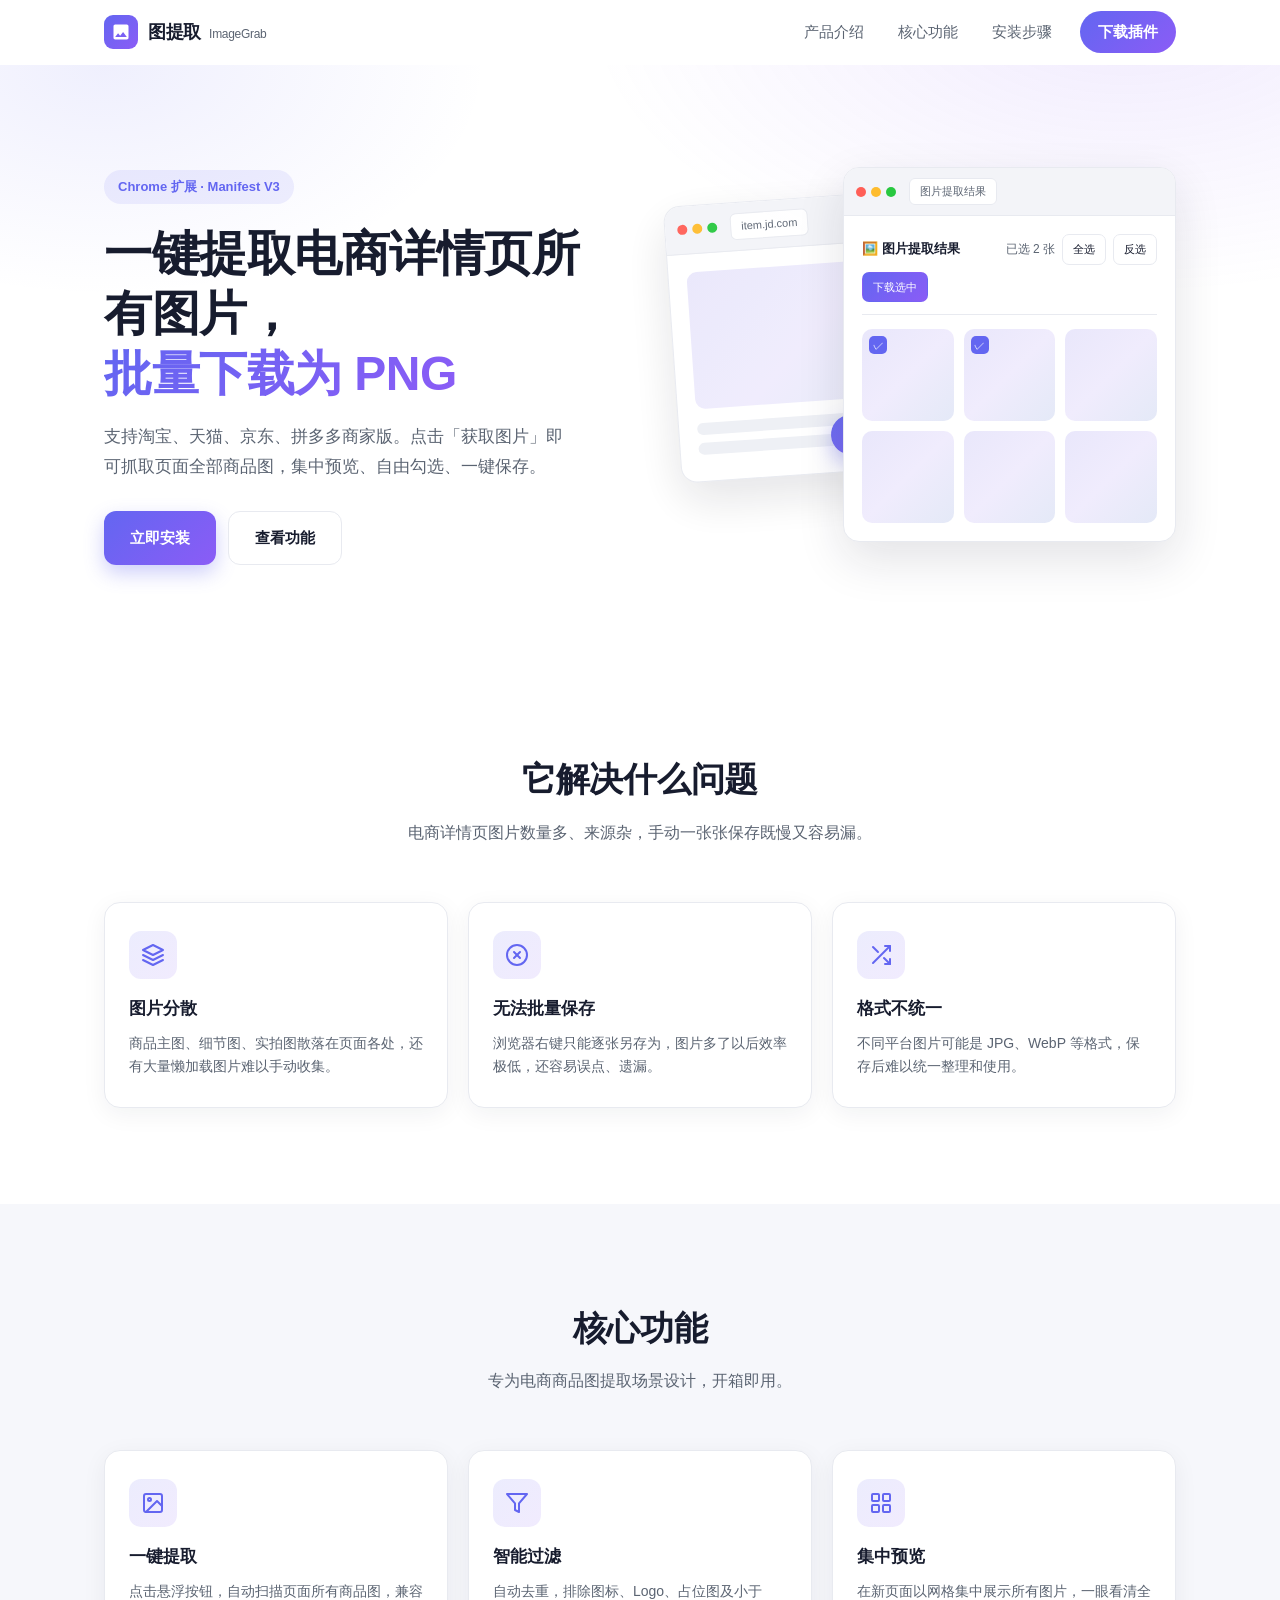
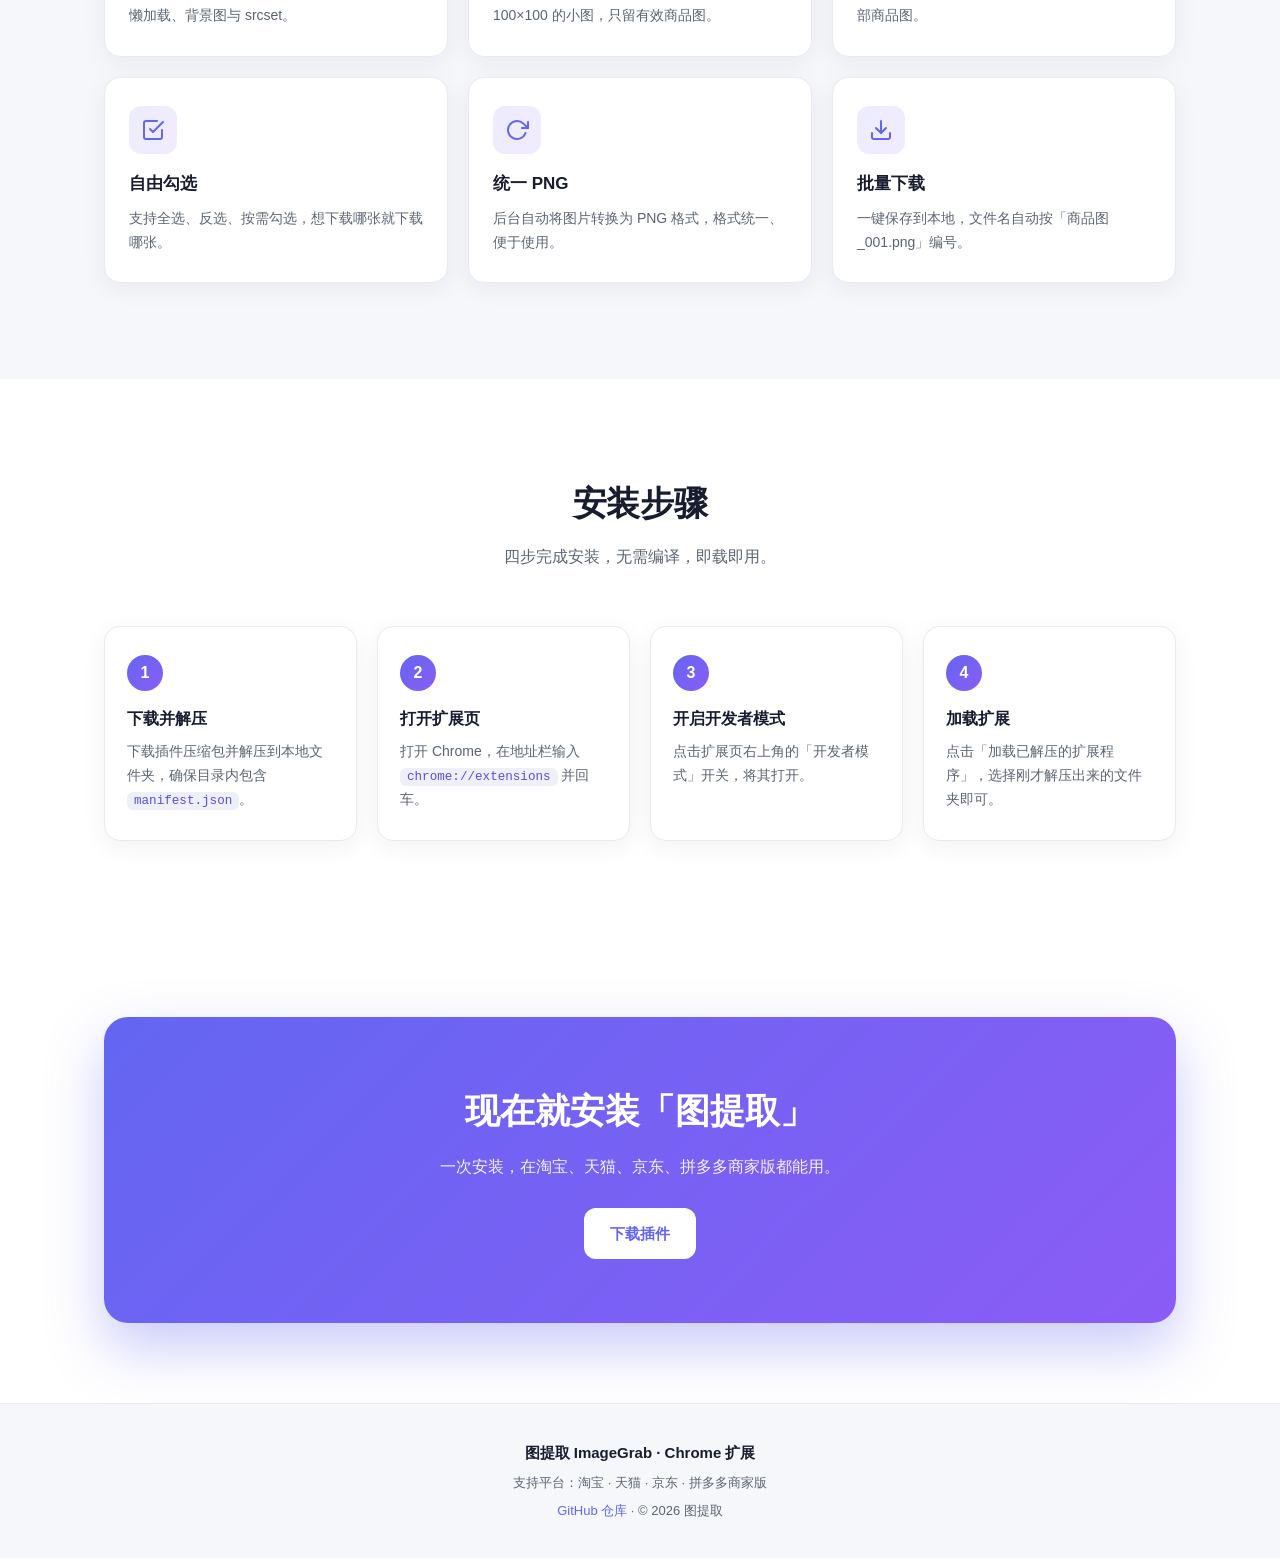
<file: docs/index.html>
<!DOCTYPE html>
<html lang="zh-CN">
<head>
  <meta charset="UTF-8">
  <meta name="viewport" content="width=device-width, initial-scale=1.0">
  <title>图提取 ImageGrab - 电商图片提取下载插件</title>
  <meta name="description" content="图提取（ImageGrab）是一款 Chrome 浏览器扩展，在淘宝、天猫、京东、拼多多商家版商品详情页一键抓取全部商品图片，集中预览勾选后批量下载为 PNG。">
  <link rel="stylesheet" href="css/style.css">
</head>
<body>

  <!-- ===================== 顶部导航栏 ===================== -->
  <header class="navbar" id="navbar">
    <div class="container nav-inner">
      <!-- Logo -->
      <a class="brand" href="#hero" aria-label="回到顶部">
        <span class="brand-icon" aria-hidden="true">
          <svg viewBox="0 0 24 24">
            <path d="M21 19V5c0-1.1-.9-2-2-2H5c-1.1 0-2 .9-2 2v14c0 1.1.9 2 2 2h14c1.1 0 2-.9 2-2zM8.5 13.5l2.5 3.01L14.5 12l4.5 6H5l3.5-4.5z"/>
          </svg>
        </span>
        <span class="brand-text">图提取<em>ImageGrab</em></span>
      </a>

      <!-- 锚点导航 -->
      <nav class="nav" id="nav" aria-label="主导航">
        <a href="#intro" class="nav-link">产品介绍</a>
        <a href="#features" class="nav-link">核心功能</a>
        <a href="#install" class="nav-link">安装步骤</a>
        <a href="#download" class="nav-link nav-cta">下载插件</a>
      </nav>

      <!-- 移动端汉堡菜单按钮 -->
      <button class="nav-toggle" id="navToggle" aria-label="打开菜单" aria-expanded="false" aria-controls="nav">
        <span></span><span></span><span></span>
      </button>
    </div>
  </header>

  <main>
    <!-- ===================== Hero 首屏区 ===================== -->
    <section class="hero" id="hero">
      <div class="container hero-inner">
        <div class="hero-text reveal">
          <span class="hero-tag">Chrome 扩展 · Manifest V3</span>
          <h1>一键提取电商详情页所有图片，<br><span class="grad">批量下载为 PNG</span></h1>
          <p class="hero-sub">支持淘宝、天猫、京东、拼多多商家版。点击「获取图片」即可抓取页面全部商品图，集中预览、自由勾选、一键保存。</p>
          <div class="hero-actions">
            <a class="btn btn-primary" href="#install">立即安装</a>
            <a class="btn btn-ghost" href="#features">查看功能</a>
          </div>
        </div>

        <!-- 插件界面示意图（纯 CSS 绘制） -->
        <div class="hero-visual reveal" aria-hidden="true">
          <!-- 详情页 + 悬浮按钮 -->
          <div class="mock mock-detail">
            <div class="mock-bar"><i></i><i></i><i></i><span>item.jd.com</span></div>
            <div class="mock-body detail-body">
              <div class="md-img"></div>
              <div class="md-line"></div>
              <div class="md-line short"></div>
              <button class="float-btn" type="button">
                <svg viewBox="0 0 24 24">
                  <path d="M21 19V5c0-1.1-.9-2-2-2H5c-1.1 0-2 .9-2 2v14c0 1.1.9 2 2 2h14c1.1 0 2-.9 2-2zM8.5 13.5l2.5 3.01L14.5 12l4.5 6H5l3.5-4.5z"/>
                </svg>
                <span>获取图片</span>
              </button>
            </div>
          </div>

          <!-- 图片画廊界面 -->
          <div class="mock mock-gallery">
            <div class="mock-bar"><i></i><i></i><i></i><span>图片提取结果</span></div>
            <div class="mock-body gallery-body">
              <div class="g-toolbar">
                <span class="g-title">🖼️ 图片提取结果</span>
                <span class="g-count">已选 2 张</span>
                <span class="g-btn">全选</span>
                <span class="g-btn">反选</span>
                <span class="g-btn g-primary">下载选中</span>
              </div>
              <div class="g-grid">
                <div class="g-tile on"><span class="tick">✓</span></div>
                <div class="g-tile on"><span class="tick">✓</span></div>
                <div class="g-tile"></div>
                <div class="g-tile"></div>
                <div class="g-tile"></div>
                <div class="g-tile"></div>
              </div>
            </div>
          </div>
        </div>
      </div>
    </section>

    <!-- ===================== 产品介绍区 ===================== -->
    <section class="section" id="intro">
      <div class="container">
        <div class="section-head reveal">
          <h2>它解决什么问题</h2>
          <p class="section-sub">电商详情页图片数量多、来源杂，手动一张张保存既慢又容易漏。</p>
        </div>
        <div class="intro-grid">
          <div class="card pain-card reveal">
            <div class="icon-chip">
              <svg class="ico" viewBox="0 0 24 24" fill="none" stroke="currentColor" stroke-width="2" stroke-linecap="round" stroke-linejoin="round">
                <path d="M12 2 2 7l10 5 10-5-10-5z"/><path d="m2 17 10 5 10-5"/><path d="m2 12 10 5 10-5"/>
              </svg>
            </div>
            <h3>图片分散</h3>
            <p>商品主图、细节图、实拍图散落在页面各处，还有大量懒加载图片难以手动收集。</p>
          </div>
          <div class="card pain-card reveal">
            <div class="icon-chip">
              <svg class="ico" viewBox="0 0 24 24" fill="none" stroke="currentColor" stroke-width="2" stroke-linecap="round" stroke-linejoin="round">
                <circle cx="12" cy="12" r="10"/><line x1="15" y1="9" x2="9" y2="15"/><line x1="9" y1="9" x2="15" y2="15"/>
              </svg>
            </div>
            <h3>无法批量保存</h3>
            <p>浏览器右键只能逐张另存为，图片多了以后效率极低，还容易误点、遗漏。</p>
          </div>
          <div class="card pain-card reveal">
            <div class="icon-chip">
              <svg class="ico" viewBox="0 0 24 24" fill="none" stroke="currentColor" stroke-width="2" stroke-linecap="round" stroke-linejoin="round">
                <polyline points="16 3 21 3 21 8"/><line x1="4" y1="20" x2="21" y2="3"/><polyline points="21 16 21 21 16 21"/><line x1="15" y1="15" x2="21" y2="21"/><line x1="4" y1="4" x2="9" y2="9"/>
              </svg>
            </div>
            <h3>格式不统一</h3>
            <p>不同平台图片可能是 JPG、WebP 等格式，保存后难以统一整理和使用。</p>
          </div>
        </div>
      </div>
    </section>

    <!-- ===================== 核心功能展示区 ===================== -->
    <section class="section alt" id="features">
      <div class="container">
        <div class="section-head reveal">
          <h2>核心功能</h2>
          <p class="section-sub">专为电商商品图提取场景设计，开箱即用。</p>
        </div>
        <div class="feature-grid">
          <div class="card feature-card reveal">
            <div class="icon-chip">
              <svg class="ico" viewBox="0 0 24 24" fill="none" stroke="currentColor" stroke-width="2" stroke-linecap="round" stroke-linejoin="round">
                <rect x="3" y="3" width="18" height="18" rx="2"/><circle cx="8.5" cy="8.5" r="1.5"/><path d="m21 15-5-5L5 21"/>
              </svg>
            </div>
            <h3>一键提取</h3>
            <p>点击悬浮按钮，自动扫描页面所有商品图，兼容懒加载、背景图与 srcset。</p>
          </div>
          <div class="card feature-card reveal">
            <div class="icon-chip">
              <svg class="ico" viewBox="0 0 24 24" fill="none" stroke="currentColor" stroke-width="2" stroke-linecap="round" stroke-linejoin="round">
                <path d="M22 3H2l8 9.46V19l4 2v-8.54L22 3z"/>
              </svg>
            </div>
            <h3>智能过滤</h3>
            <p>自动去重，排除图标、Logo、占位图及小于 100×100 的小图，只留有效商品图。</p>
          </div>
          <div class="card feature-card reveal">
            <div class="icon-chip">
              <svg class="ico" viewBox="0 0 24 24" fill="none" stroke="currentColor" stroke-width="2" stroke-linecap="round" stroke-linejoin="round">
                <rect x="3" y="3" width="7" height="7" rx="1"/><rect x="14" y="3" width="7" height="7" rx="1"/><rect x="3" y="14" width="7" height="7" rx="1"/><rect x="14" y="14" width="7" height="7" rx="1"/>
              </svg>
            </div>
            <h3>集中预览</h3>
            <p>在新页面以网格集中展示所有图片，一眼看清全部商品图。</p>
          </div>
          <div class="card feature-card reveal">
            <div class="icon-chip">
              <svg class="ico" viewBox="0 0 24 24" fill="none" stroke="currentColor" stroke-width="2" stroke-linecap="round" stroke-linejoin="round">
                <polyline points="9 11 12 14 22 4"/><path d="M21 12v7a2 2 0 0 1-2 2H5a2 2 0 0 1-2-2V5a2 2 0 0 1 2-2h11"/>
              </svg>
            </div>
            <h3>自由勾选</h3>
            <p>支持全选、反选、按需勾选，想下载哪张就下载哪张。</p>
          </div>
          <div class="card feature-card reveal">
            <div class="icon-chip">
              <svg class="ico" viewBox="0 0 24 24" fill="none" stroke="currentColor" stroke-width="2" stroke-linecap="round" stroke-linejoin="round">
                <polyline points="23 4 23 10 17 10"/><path d="M20.49 15a9 9 0 1 1-2.12-9.36L23 10"/>
              </svg>
            </div>
            <h3>统一 PNG</h3>
            <p>后台自动将图片转换为 PNG 格式，格式统一、便于使用。</p>
          </div>
          <div class="card feature-card reveal">
            <div class="icon-chip">
              <svg class="ico" viewBox="0 0 24 24" fill="none" stroke="currentColor" stroke-width="2" stroke-linecap="round" stroke-linejoin="round">
                <path d="M21 15v4a2 2 0 0 1-2 2H5a2 2 0 0 1-2-2v-4"/><polyline points="7 10 12 15 17 10"/><line x1="12" y1="15" x2="12" y2="3"/>
              </svg>
            </div>
            <h3>批量下载</h3>
            <p>一键保存到本地，文件名自动按「商品图_001.png」编号。</p>
          </div>
        </div>
      </div>
    </section>

    <!-- ===================== 安装步骤说明区 ===================== -->
    <section class="section" id="install">
      <div class="container">
        <div class="section-head reveal">
          <h2>安装步骤</h2>
          <p class="section-sub">四步完成安装，无需编译，即载即用。</p>
        </div>
        <ol class="step-list">
          <li class="card step reveal">
            <span class="step-num">1</span>
            <h3>下载并解压</h3>
            <p>下载插件压缩包并解压到本地文件夹，确保目录内包含 <code>manifest.json</code>。</p>
          </li>
          <li class="card step reveal">
            <span class="step-num">2</span>
            <h3>打开扩展页</h3>
            <p>打开 Chrome，在地址栏输入 <code>chrome://extensions</code> 并回车。</p>
          </li>
          <li class="card step reveal">
            <span class="step-num">3</span>
            <h3>开启开发者模式</h3>
            <p>点击扩展页右上角的「开发者模式」开关，将其打开。</p>
          </li>
          <li class="card step reveal">
            <span class="step-num">4</span>
            <h3>加载扩展</h3>
            <p>点击「加载已解压的扩展程序」，选择刚才解压出来的文件夹即可。</p>
          </li>
        </ol>
      </div>
    </section>

    <!-- ===================== 底部 CTA ===================== -->
    <section class="cta" id="download">
      <div class="container">
        <div class="cta-box reveal">
          <h2>现在就安装「图提取」</h2>
          <p>一次安装，在淘宝、天猫、京东、拼多多商家版都能用。</p>
          <a class="btn btn-light" href="#install">下载插件</a>
        </div>
      </div>
    </section>
  </main>

  <!-- ===================== 页脚 ===================== -->
  <footer class="footer">
    <div class="container footer-inner">
      <p class="footer-brand">图提取 ImageGrab · Chrome 扩展</p>
      <p class="footer-platforms">支持平台：淘宝 · 天猫 · 京东 · 拼多多商家版</p>
      <p class="footer-links">
        <a href="#" aria-label="GitHub 仓库（占位）">GitHub 仓库</a>
        <span>·</span>
        <span>© 2026 图提取</span>
      </p>
    </div>
  </footer>

  <script src="js/main.js"></script>
</body>
</html>
</file>
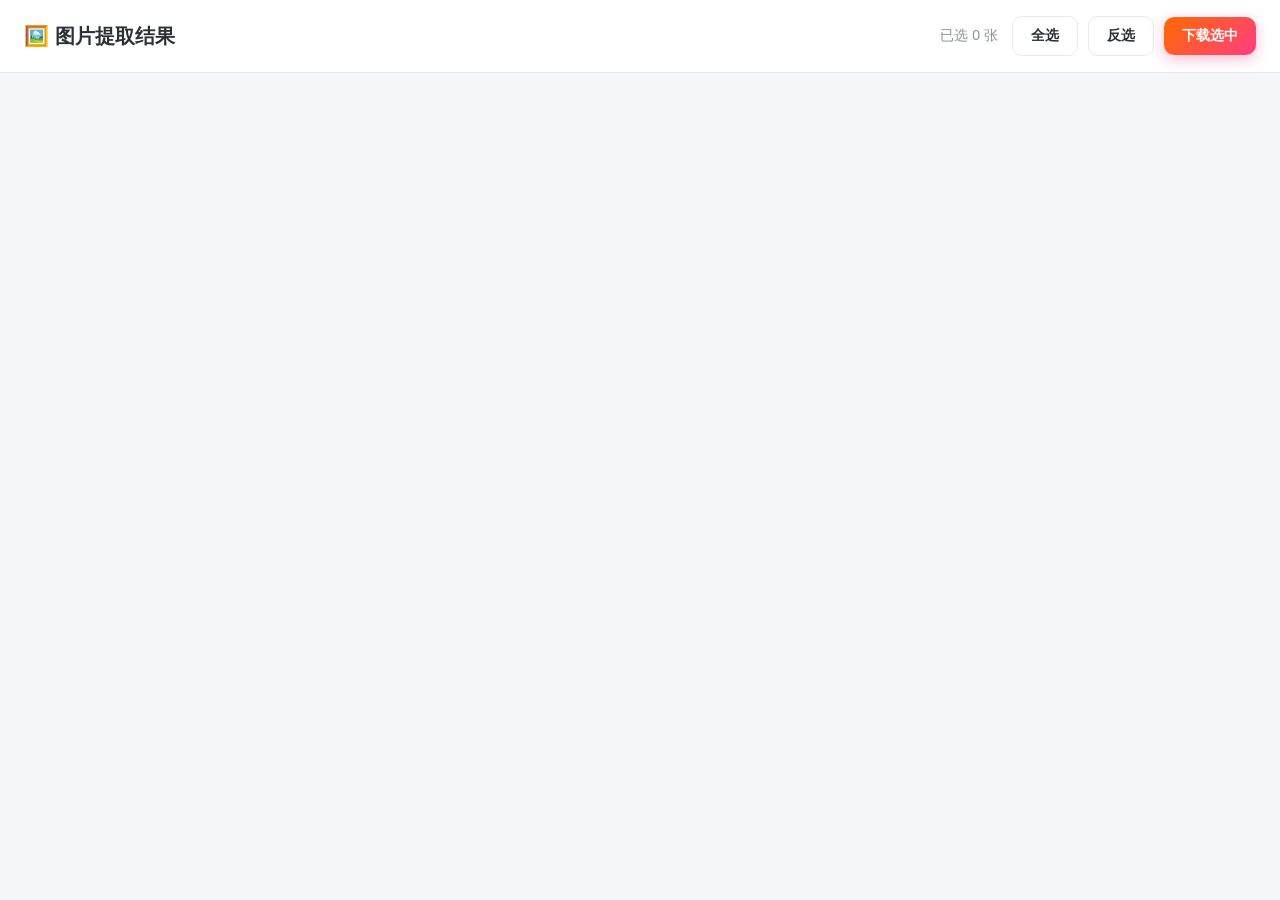
<file: gallery.html>
<!DOCTYPE html>
<html lang="zh-CN">
<head>
  <meta charset="UTF-8">
  <meta name="viewport" content="width=device-width, initial-scale=1.0">
  <title>图片提取结果</title>
  <link rel="stylesheet" href="gallery.css">
</head>
<body>
  <header class="toolbar">
    <div class="toolbar-inner">
      <h1 class="title">🖼️ 图片提取结果</h1>
      <div class="actions">
        <span class="count" id="count">已选 0 张</span>
        <button id="selectAll" class="btn ghost">全选</button>
        <button id="invert" class="btn ghost">反选</button>
        <button id="download" class="btn primary">下载选中</button>
      </div>
    </div>
    <div class="progress" id="progress" hidden>
      <div class="progress-track">
        <div class="progress-bar" id="progressBar"></div>
      </div>
      <span class="progress-text" id="progressText"></span>
    </div>
  </header>

  <main id="grid" class="grid"></main>

  <!-- 图片放大预览弹窗 -->
  <div id="preview" class="preview" hidden>
    <div class="preview-mask" id="previewMask"></div>
    <div class="preview-box">
      <img id="previewImg" alt="图片预览">
      <button class="preview-close" id="previewClose" title="关闭">×</button>
      <div class="preview-url" id="previewUrl"></div>
    </div>
  </div>

  <script src="gallery.js"></script>
</body>
</html>
</file>
<file: docs/css/style.css>
/* =====================================================================
   图提取 ImageGrab - 官方宣传网站全站样式
   简洁大气，蓝紫渐变主色，移动优先，响应式适配桌面 / 平板 / 手机。
   所有颜色、间距、圆角、阴影均由 :root 中的 CSS 变量统一控制。
   ===================================================================== */

:root {
  /* 主色（如需换主题色，只改这里即可） */
  --primary: #6366f1;
  --primary-2: #8b5cf6;
  --grad: linear-gradient(135deg, #6366f1, #8b5cf6);
  --grad-soft: linear-gradient(135deg, rgba(99, 102, 241, 0.12), rgba(139, 92, 246, 0.12));

  /* 中性色 */
  --bg: #ffffff;
  --bg-alt: #f6f7fb;
  --text: #171c2e;
  --text-sub: #5b6472;
  --border: #e8eaf0;

  /* 圆角与阴影 */
  --radius: 16px;
  --radius-sm: 10px;
  --shadow: 0 6px 24px rgba(23, 28, 46, 0.06);
  --shadow-lg: 0 18px 48px rgba(23, 28, 46, 0.12);

  /* 过渡 */
  --transition: 0.25s ease;

  /* 字体栈 */
  --font: -apple-system, BlinkMacSystemFont, "Segoe UI", "PingFang SC",
    "Microsoft YaHei", sans-serif;
}

/* ---------- 基础重置 ---------- */
* {
  margin: 0;
  padding: 0;
  box-sizing: border-box;
}

html {
  scroll-behavior: smooth;
}

body {
  font-family: var(--font);
  color: var(--text);
  background: var(--bg);
  line-height: 1.7;
  -webkit-font-smoothing: antialiased;
}

a {
  color: inherit;
  text-decoration: none;
}

.container {
  width: 100%;
  max-width: 1120px;
  margin: 0 auto;
  padding: 0 24px;
}

code {
  padding: 2px 7px;
  border-radius: 6px;
  background: #eef0f7;
  color: #5b4bdf;
  font-size: 0.9em;
  font-family: "SFMono-Regular", Consolas, "Liberation Mono", monospace;
  white-space: nowrap;
}

/* ---------- 顶部导航栏 ---------- */
.navbar {
  position: sticky;
  top: 0;
  z-index: 100;
  background: rgba(255, 255, 255, 0.8);
  backdrop-filter: blur(14px);
  -webkit-backdrop-filter: blur(14px);
  border-bottom: 1px solid transparent;
  transition: border-color var(--transition), box-shadow var(--transition);
}

/* 滚动后吸顶增强阴影 */
.navbar.scrolled {
  border-bottom-color: var(--border);
  box-shadow: 0 8px 24px rgba(23, 28, 46, 0.08);
}

.nav-inner {
  height: 64px;
  display: flex;
  align-items: center;
  justify-content: space-between;
}

.brand {
  display: flex;
  align-items: center;
  gap: 10px;
}

.brand-icon {
  width: 34px;
  height: 34px;
  border-radius: 9px;
  background: var(--grad);
  display: flex;
  align-items: center;
  justify-content: center;
}

.brand-icon svg {
  width: 20px;
  height: 20px;
  fill: #fff;
}

.brand-text {
  font-size: 18px;
  font-weight: 700;
  letter-spacing: -0.3px;
}

.brand-text em {
  font-style: normal;
  font-size: 12px;
  font-weight: 500;
  color: var(--text-sub);
  margin-left: 8px;
}

.nav {
  display: flex;
  align-items: center;
  gap: 6px;
}

.nav-link {
  padding: 8px 14px;
  border-radius: 9px;
  font-size: 15px;
  color: var(--text-sub);
  transition: color var(--transition), background var(--transition);
}

.nav-link:hover {
  color: var(--text);
  background: #f0f1f7;
}

.nav-link.active {
  color: var(--primary);
  background: rgba(99, 102, 241, 0.1);
}

.nav-cta {
  margin-left: 8px;
  padding: 8px 18px;
  border-radius: 999px;
  background: var(--grad);
  color: #fff;
  font-weight: 600;
}

.nav-cta:hover {
  color: #fff;
  background: var(--grad);
  opacity: 0.92;
  box-shadow: 0 6px 16px rgba(99, 102, 241, 0.35);
}

.nav-cta.active {
  color: #fff;
}

/* 汉堡按钮（移动端） */
.nav-toggle {
  display: none;
  flex-direction: column;
  gap: 4px;
  padding: 8px;
  background: none;
  border: none;
  cursor: pointer;
}

.nav-toggle span {
  width: 22px;
  height: 2px;
  background: var(--text);
  border-radius: 2px;
  transition: transform 0.2s ease, opacity 0.2s ease;
}

.nav-toggle[aria-expanded="true"] span:nth-child(1) {
  transform: translateY(6px) rotate(45deg);
}

.nav-toggle[aria-expanded="true"] span:nth-child(2) {
  opacity: 0;
}

.nav-toggle[aria-expanded="true"] span:nth-child(3) {
  transform: translateY(-6px) rotate(-45deg);
}

/* ---------- Hero ---------- */
.hero {
  padding: clamp(56px, 8vw, 104px) 0 clamp(48px, 7vw, 88px);
  background:
    radial-gradient(900px 480px at 88% -10%, rgba(139, 92, 246, 0.12), transparent 60%),
    radial-gradient(700px 420px at 8% 0%, rgba(99, 102, 241, 0.10), transparent 55%);
}

.hero-inner {
  display: grid;
  grid-template-columns: 1fr 1fr;
  gap: clamp(32px, 5vw, 64px);
  align-items: center;
}

.hero-tag {
  display: inline-block;
  padding: 6px 14px;
  border-radius: 999px;
  background: rgba(99, 102, 241, 0.1);
  color: var(--primary);
  font-size: 13px;
  font-weight: 600;
  margin-bottom: 20px;
}

.hero h1 {
  font-size: clamp(1.9rem, 4.4vw, 3rem);
  line-height: 1.25;
  letter-spacing: -0.5px;
  margin-bottom: 18px;
}

.grad {
  background: var(--grad);
  -webkit-background-clip: text;
  background-clip: text;
  color: transparent;
}

.hero-sub {
  font-size: clamp(0.98rem, 1.6vw, 1.08rem);
  color: var(--text-sub);
  max-width: 460px;
  margin-bottom: 30px;
}

.hero-actions {
  display: flex;
  gap: 12px;
  flex-wrap: wrap;
}

.btn {
  display: inline-flex;
  align-items: center;
  justify-content: center;
  padding: 13px 26px;
  border-radius: 12px;
  font-size: 15px;
  font-weight: 600;
  cursor: pointer;
  transition: transform var(--transition), box-shadow var(--transition), opacity var(--transition);
}

.btn-primary {
  background: var(--grad);
  color: #fff;
  box-shadow: 0 8px 20px rgba(99, 102, 241, 0.32);
}

.btn-primary:hover {
  transform: translateY(-2px);
  box-shadow: 0 12px 28px rgba(99, 102, 241, 0.42);
}

.btn-ghost {
  background: #fff;
  color: var(--text);
  border: 1px solid var(--border);
}

.btn-ghost:hover {
  border-color: #d4d7e2;
  transform: translateY(-2px);
}

.btn-light {
  background: #fff;
  color: var(--primary);
}

.btn-light:hover {
  transform: translateY(-2px);
  box-shadow: 0 12px 28px rgba(0, 0, 0, 0.18);
}

/* ---------- Hero 界面示意图 ---------- */
.hero-visual {
  position: relative;
  height: 400px;
}

.mock {
  position: absolute;
  background: #fff;
  border: 1px solid var(--border);
  border-radius: 16px;
  box-shadow: var(--shadow-lg);
  overflow: hidden;
}

.mock-bar {
  display: flex;
  align-items: center;
  gap: 5px;
  padding: 10px 12px;
  background: #f3f4f8;
  border-bottom: 1px solid var(--border);
}

.mock-bar i {
  width: 10px;
  height: 10px;
  border-radius: 50%;
  background: #e0e2ea;
}

.mock-bar i:nth-child(1) { background: #ff5f57; }
.mock-bar i:nth-child(2) { background: #febc2e; }
.mock-bar i:nth-child(3) { background: #28c840; }

.mock-bar span {
  margin-left: 8px;
  padding: 3px 10px;
  background: #fff;
  border: 1px solid var(--border);
  border-radius: 6px;
  font-size: 11px;
  color: var(--text-sub);
  overflow: hidden;
  text-overflow: ellipsis;
  white-space: nowrap;
}

.mock-body {
  position: relative;
  padding: 18px;
}

/* 详情页卡片（底层，略微旋转） */
.mock-detail {
  left: 0;
  top: 30px;
  width: 56%;
  transform: rotate(-4deg);
  opacity: 0.95;
  z-index: 1;
}

.detail-body { min-height: 200px; }

.md-img {
  width: 100%;
  aspect-ratio: 16 / 9;
  border-radius: 10px;
  background: linear-gradient(135deg, #e9e7fb, #f0ecfd, #e4e9f7);
  margin-bottom: 14px;
}

.md-line {
  height: 12px;
  border-radius: 6px;
  background: #eef0f5;
  margin-bottom: 8px;
}

.md-line.short { width: 66%; }

/* 画廊卡片（顶层） */
.mock-gallery {
  right: 0;
  top: 0;
  width: 66%;
  z-index: 2;
}

.gallery-body { min-height: 240px; }

.g-toolbar {
  display: flex;
  align-items: center;
  gap: 7px;
  flex-wrap: wrap;
  padding-bottom: 12px;
  border-bottom: 1px solid var(--border);
  margin-bottom: 14px;
}

.g-title {
  font-size: 13px;
  font-weight: 700;
  margin-right: auto;
}

.g-count {
  font-size: 12px;
  color: var(--text-sub);
}

.g-btn {
  font-size: 11px;
  padding: 5px 10px;
  border-radius: 7px;
  background: #fff;
  border: 1px solid var(--border);
  color: var(--text);
}

.g-btn.g-primary {
  background: var(--grad);
  border-color: transparent;
  color: #fff;
}

.g-grid {
  display: grid;
  grid-template-columns: repeat(3, 1fr);
  gap: 10px;
}

.g-tile {
  position: relative;
  aspect-ratio: 1 / 1;
  border-radius: 10px;
  background: linear-gradient(135deg, #e9e7fb, #f0ecfd, #e4e9f7);
}

.tick {
  position: absolute;
  top: 7px;
  left: 7px;
  width: 18px;
  height: 18px;
  border-radius: 5px;
  background: var(--primary);
  color: #fff;
  font-size: 11px;
  display: flex;
  align-items: center;
  justify-content: center;
}

/* 悬浮按钮 */
.float-btn {
  position: absolute;
  right: 16px;
  bottom: 16px;
  display: flex;
  align-items: center;
  gap: 7px;
  padding: 11px 18px;
  border: none;
  border-radius: 24px;
  background: var(--grad);
  color: #fff;
  font-size: 13px;
  font-weight: 600;
  box-shadow: 0 8px 20px rgba(99, 102, 241, 0.4);
}

.float-btn svg {
  width: 18px;
  height: 18px;
  fill: currentColor;
}

/* ---------- 通用 section ---------- */
.section {
  padding: clamp(56px, 8vw, 96px) 0;
}

.section.alt {
  background: var(--bg-alt);
}

.section-head {
  text-align: center;
  max-width: 620px;
  margin: 0 auto clamp(36px, 5vw, 56px);
}

.section-head h2 {
  font-size: clamp(1.5rem, 3vw, 2.1rem);
  letter-spacing: -0.3px;
  margin-bottom: 10px;
}

.section-sub {
  font-size: 16px;
  color: var(--text-sub);
}

.card {
  background: #fff;
  border: 1px solid var(--border);
  border-radius: var(--radius);
  box-shadow: var(--shadow);
}

.icon-chip {
  width: 48px;
  height: 48px;
  border-radius: 12px;
  background: var(--grad-soft);
  color: var(--primary);
  display: flex;
  align-items: center;
  justify-content: center;
  margin-bottom: 16px;
}

.ico {
  width: 24px;
  height: 24px;
}

/* ---------- 产品介绍区 ---------- */
.intro-grid {
  display: grid;
  grid-template-columns: repeat(3, 1fr);
  gap: 20px;
}

.pain-card {
  padding: 28px 24px;
  transition: transform var(--transition), box-shadow var(--transition);
}

.pain-card:hover {
  transform: translateY(-4px);
  box-shadow: var(--shadow-lg);
}

.pain-card h3 {
  font-size: 17px;
  margin-bottom: 8px;
}

.pain-card p {
  font-size: 14px;
  color: var(--text-sub);
}

/* ---------- 核心功能区 ---------- */
.feature-grid {
  display: grid;
  grid-template-columns: repeat(3, 1fr);
  gap: 20px;
}

.feature-card {
  padding: 28px 24px;
  transition: transform var(--transition), box-shadow var(--transition);
}

.feature-card:hover {
  transform: translateY(-5px);
  box-shadow: var(--shadow-lg);
  border-color: rgba(99, 102, 241, 0.35);
}

.feature-card h3 {
  font-size: 17px;
  margin-bottom: 8px;
}

.feature-card p {
  font-size: 14px;
  color: var(--text-sub);
}

/* ---------- 安装步骤区 ---------- */
.step-list {
  list-style: none;
  display: grid;
  grid-template-columns: repeat(4, 1fr);
  gap: 20px;
}

.step {
  padding: 28px 22px;
  position: relative;
}

.step-num {
  width: 36px;
  height: 36px;
  border-radius: 50%;
  background: var(--grad);
  color: #fff;
  font-weight: 700;
  font-size: 16px;
  display: flex;
  align-items: center;
  justify-content: center;
  margin-bottom: 14px;
}

.step h3 {
  font-size: 16px;
  margin-bottom: 8px;
}

.step p {
  font-size: 14px;
  color: var(--text-sub);
}

/* ---------- 底部 CTA ---------- */
.cta {
  padding: clamp(48px, 7vw, 80px) 0;
}

.cta-box {
  background: var(--grad);
  border-radius: 24px;
  padding: clamp(40px, 6vw, 64px) 24px;
  text-align: center;
  color: #fff;
  box-shadow: 0 24px 56px rgba(99, 102, 241, 0.35);
}

.cta-box h2 {
  font-size: clamp(1.5rem, 3vw, 2.2rem);
  margin-bottom: 12px;
}

.cta-box p {
  font-size: 16px;
  opacity: 0.92;
  margin-bottom: 28px;
}

/* ---------- 页脚 ---------- */
.footer {
  border-top: 1px solid var(--border);
  padding: 36px 0;
  background: var(--bg-alt);
}

.footer-inner {
  text-align: center;
  display: flex;
  flex-direction: column;
  gap: 6px;
}

.footer-brand {
  font-size: 15px;
  font-weight: 600;
}

.footer-platforms {
  font-size: 13px;
  color: var(--text-sub);
}

.footer-links {
  font-size: 13px;
  color: var(--text-sub);
}

.footer-links a {
  color: var(--primary);
}

/* ---------- 滚动入场动画 ---------- */
.reveal {
  opacity: 0;
  transform: translateY(20px);
  transition: opacity 0.55s ease, transform 0.55s ease;
}

.reveal.visible {
  opacity: 1;
  transform: none;
}

/* =====================================================================
   响应式断点
   <768px 手机 / 768~1023px 平板 / ≥1024px 桌面（上面的样式默认为桌面）
   ===================================================================== */
@media (max-width: 1023px) {
  .hero-inner {
    grid-template-columns: 1fr;
  }
  .hero-visual {
    height: 380px;
    max-width: 560px;
    margin: 0 auto;
    width: 100%;
  }
  .feature-grid,
  .intro-grid {
    grid-template-columns: repeat(2, 1fr);
  }
  .step-list {
    grid-template-columns: repeat(2, 1fr);
  }
}

@media (max-width: 767px) {
  /* 移动端导航折叠为汉堡菜单 */
  .nav {
    position: absolute;
    top: 64px;
    left: 0;
    right: 0;
    flex-direction: column;
    align-items: stretch;
    gap: 0;
    background: #fff;
    border-bottom: 1px solid var(--border);
    box-shadow: var(--shadow-lg);
    padding: 8px 20px 16px;
    display: none;
  }
  .nav.open {
    display: flex;
  }
  .nav-link {
    padding: 12px 4px;
    border-bottom: 1px solid #f0f1f5;
    border-radius: 0;
  }
  .nav-cta {
    margin: 12px 0 0;
    text-align: center;
    border-radius: 10px;
  }
  .nav-toggle {
    display: flex;
  }

  .feature-grid,
  .intro-grid,
  .step-list {
    grid-template-columns: 1fr;
  }
  .hero-visual {
    height: 320px;
  }
}

/* 320px 极小屏兜底 */
@media (max-width: 360px) {
  .container {
    padding: 0 16px;
  }
  .brand-text em {
    display: none;
  }
}
</file>
<file: gallery.css>
/* =====================================================================
   电商图片提取下载插件 - 图片展示页样式 (gallery.css)
   简洁现代风格：圆角、留白、柔和阴影，响应式适配电脑 / 平板。
   ===================================================================== */

* {
  margin: 0;
  padding: 0;
  box-sizing: border-box;
}

/* 让 HTML hidden 属性真正生效：避免被下方 .preview / .progress 的
   display:flex 声明覆盖，导致弹窗和进度条常驻显示、遮罩阻挡点击 */
[hidden] {
  display: none !important;
}

:root {
  --primary: #ff3d81;
  --primary-grad: linear-gradient(135deg, #ff6a00, #ff3d81);
  --bg: #f5f6fa;
  --card-bg: #ffffff;
  --text: #2b2f36;
  --text-sub: #8a8f99;
  --border: #e7e9ee;
  --shadow: 0 4px 16px rgba(20, 24, 40, 0.08);
}

body {
  font-family: -apple-system, BlinkMacSystemFont, "Segoe UI", "PingFang SC",
    "Microsoft YaHei", sans-serif;
  background: var(--bg);
  color: var(--text);
  min-height: 100vh;
}

/* ---------------- 顶部工具栏 ---------------- */
.toolbar {
  position: sticky;
  top: 0;
  z-index: 10;
  background: rgba(255, 255, 255, 0.92);
  backdrop-filter: blur(10px);
  border-bottom: 1px solid var(--border);
  padding: 16px 24px;
}

.toolbar-inner {
  max-width: 1280px;
  margin: 0 auto;
  display: flex;
  align-items: center;
  justify-content: space-between;
  flex-wrap: wrap;
  gap: 12px;
}

.title {
  font-size: 20px;
  font-weight: 700;
}

.actions {
  display: flex;
  align-items: center;
  gap: 10px;
  flex-wrap: wrap;
}

.count {
  font-size: 14px;
  color: var(--text-sub);
  margin-right: 4px;
}

.btn {
  border: none;
  border-radius: 10px;
  padding: 10px 18px;
  font-size: 14px;
  font-weight: 600;
  cursor: pointer;
  transition: transform 0.12s ease, box-shadow 0.12s ease, opacity 0.12s ease;
  font-family: inherit;
}

.btn:disabled {
  opacity: 0.5;
  cursor: not-allowed;
}

.btn.ghost {
  background: #ffffff;
  color: var(--text);
  border: 1px solid var(--border);
}

.btn.ghost:hover {
  border-color: #cfd3dc;
  transform: translateY(-1px);
}

.btn.primary {
  background: var(--primary-grad);
  color: #ffffff;
  box-shadow: 0 4px 14px rgba(255, 61, 129, 0.35);
}

.btn.primary:hover {
  transform: translateY(-1px);
  box-shadow: 0 8px 20px rgba(255, 61, 129, 0.45);
}

/* ---------------- 下载进度条 ---------------- */
.progress {
  max-width: 1280px;
  margin: 14px auto 0;
  display: flex;
  align-items: center;
  gap: 12px;
}

.progress-track {
  flex: 1;
  height: 8px;
  background: #e7e9ee;
  border-radius: 4px;
  overflow: hidden;
}

.progress-bar {
  height: 100%;
  width: 0;
  background: var(--primary-grad);
  border-radius: 4px;
  transition: width 0.2s ease;
}

.progress-text {
  font-size: 13px;
  color: var(--text-sub);
  white-space: nowrap;
}

/* ---------------- 图片网格 ---------------- */
.grid {
  max-width: 1280px;
  margin: 0 auto;
  padding: 24px;
  display: grid;
  grid-template-columns: repeat(auto-fill, minmax(200px, 1fr));
  gap: 16px;
}

.card {
  position: relative;
  background: var(--card-bg);
  border-radius: 14px;
  overflow: hidden;
  box-shadow: var(--shadow);
  transition: transform 0.15s ease, box-shadow 0.15s ease;
}

.card:hover {
  transform: translateY(-3px);
  box-shadow: 0 10px 26px rgba(20, 24, 40, 0.14);
}

.card-check {
  position: absolute;
  top: 10px;
  left: 10px;
  z-index: 2;
  cursor: pointer;
}

.card-check input {
  position: absolute;
  opacity: 0;
  width: 20px;
  height: 20px;
  cursor: pointer;
}

.checkmark {
  display: block;
  width: 20px;
  height: 20px;
  border-radius: 6px;
  background: rgba(255, 255, 255, 0.9);
  border: 2px solid #d5d9e0;
  box-shadow: 0 2px 6px rgba(0, 0, 0, 0.15);
  transition: all 0.12s ease;
}

.card-check input:checked + .checkmark {
  background: var(--primary);
  border-color: var(--primary);
}

.card-check input:checked + .checkmark::after {
  content: "";
  position: absolute;
  left: 6px;
  top: 2px;
  width: 5px;
  height: 10px;
  border: solid #fff;
  border-width: 0 2px 2px 0;
  transform: rotate(45deg);
}

.card-img {
  width: 100%;
  aspect-ratio: 1 / 1;
  background: #f0f1f5;
  cursor: zoom-in;
  overflow: hidden;
}

.card-img img {
  width: 100%;
  height: 100%;
  object-fit: cover;
  display: block;
  transition: transform 0.2s ease;
}

.card-img:hover img {
  transform: scale(1.04);
}

.card-info {
  padding: 10px 12px 12px;
}

.card-size {
  font-size: 12px;
  color: var(--text-sub);
  margin-bottom: 4px;
}

.card-url {
  font-size: 12px;
  color: var(--text);
  white-space: nowrap;
  overflow: hidden;
  text-overflow: ellipsis;
}

/* ---------------- 空状态 ---------------- */
.empty {
  grid-column: 1 / -1;
  text-align: center;
  padding: 80px 20px;
  color: var(--text-sub);
  font-size: 15px;
}

/* ---------------- 预览弹窗 ---------------- */
.preview {
  position: fixed;
  inset: 0;
  z-index: 100;
  display: flex;
  align-items: center;
  justify-content: center;
  padding: 24px;
}

.preview-mask {
  position: absolute;
  inset: 0;
  background: rgba(0, 0, 0, 0.75);
}

.preview-box {
  position: relative;
  max-width: 90vw;
  max-height: 90vh;
  background: #fff;
  border-radius: 12px;
  padding: 12px;
  box-shadow: 0 20px 60px rgba(0, 0, 0, 0.4);
}

.preview-box img {
  display: block;
  max-width: 100%;
  max-height: 78vh;
  border-radius: 6px;
}

.preview-close {
  position: absolute;
  top: -16px;
  right: -16px;
  width: 36px;
  height: 36px;
  border: none;
  border-radius: 50%;
  background: #ffffff;
  color: #333;
  font-size: 22px;
  line-height: 1;
  cursor: pointer;
  box-shadow: 0 4px 12px rgba(0, 0, 0, 0.3);
}

.preview-url {
  margin-top: 10px;
  font-size: 12px;
  color: #666;
  word-break: break-all;
  max-width: 70vw;
}

/* ---------------- 响应式（平板 / 小屏） ---------------- */
@media (max-width: 640px) {
  .toolbar-inner {
    flex-direction: column;
    align-items: flex-start;
  }
  .grid {
    grid-template-columns: repeat(auto-fill, minmax(150px, 1fr));
    padding: 16px;
    gap: 12px;
  }
}
</file>
